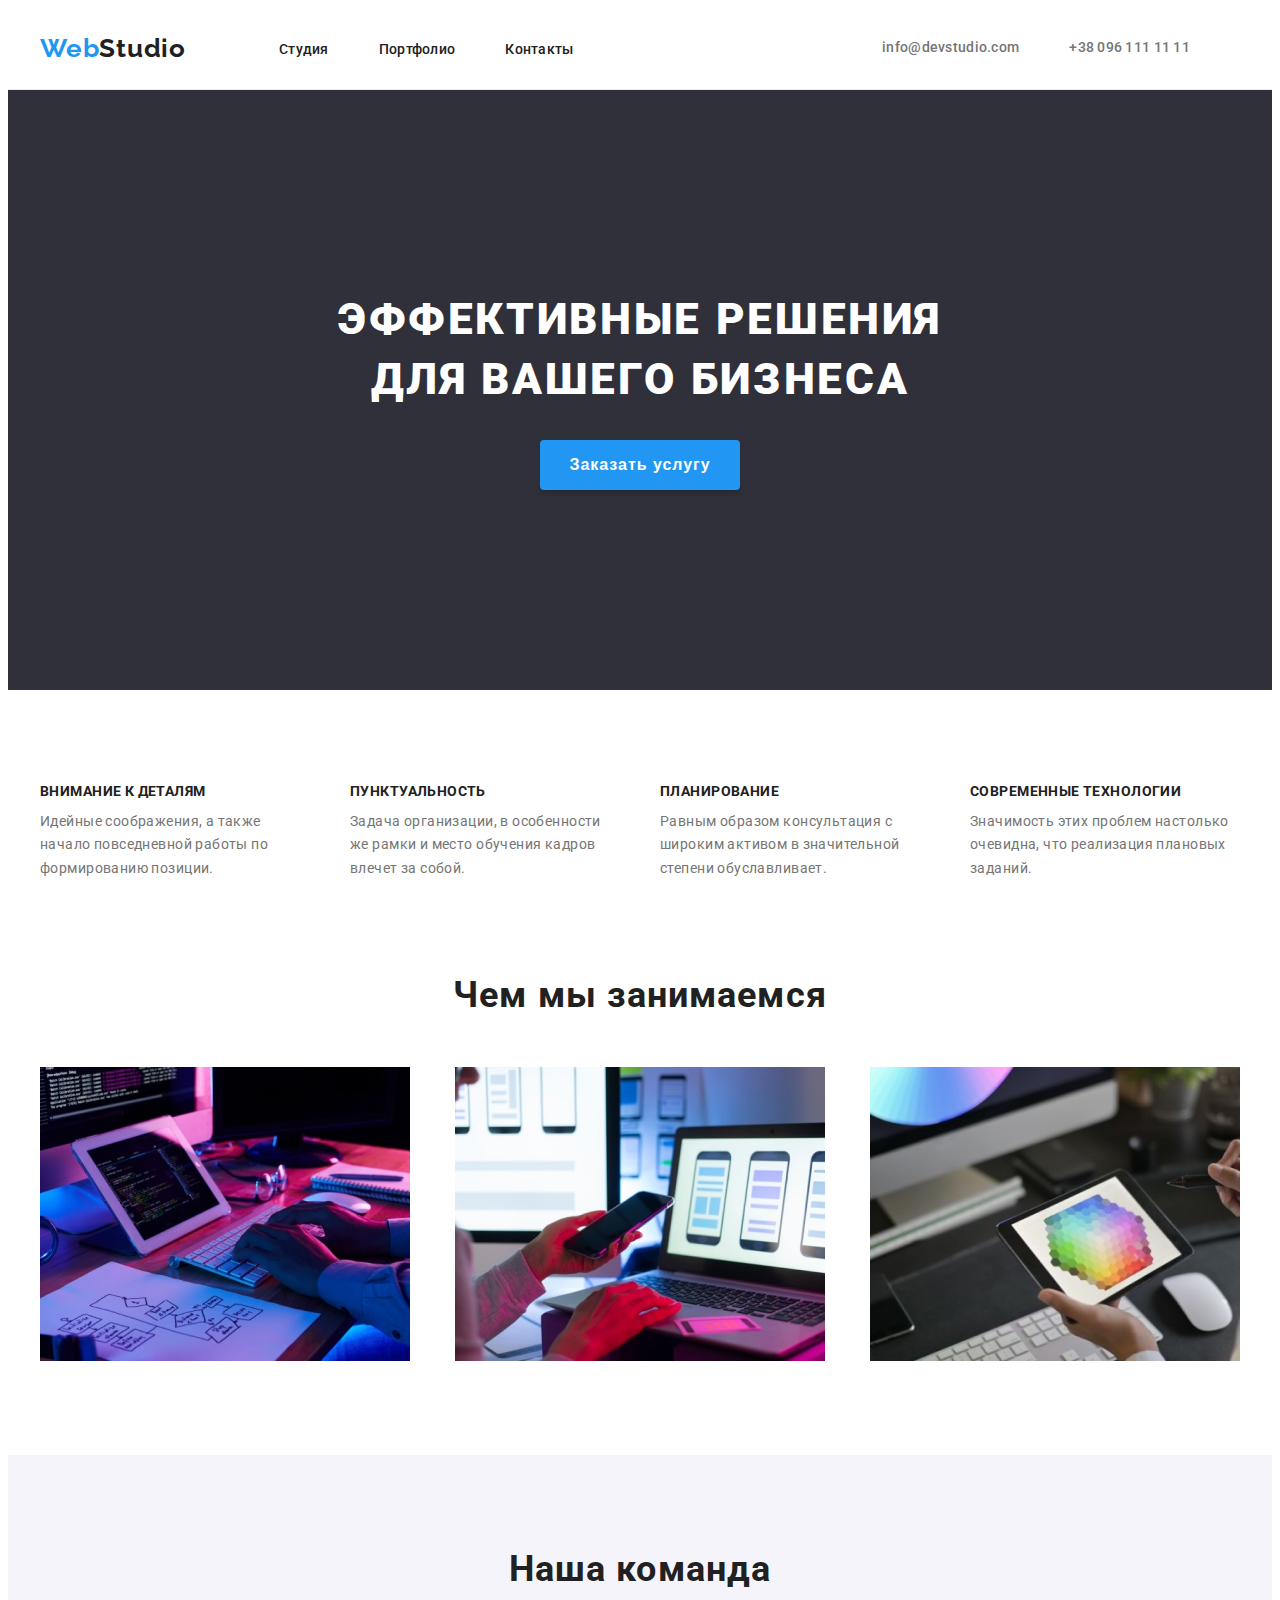
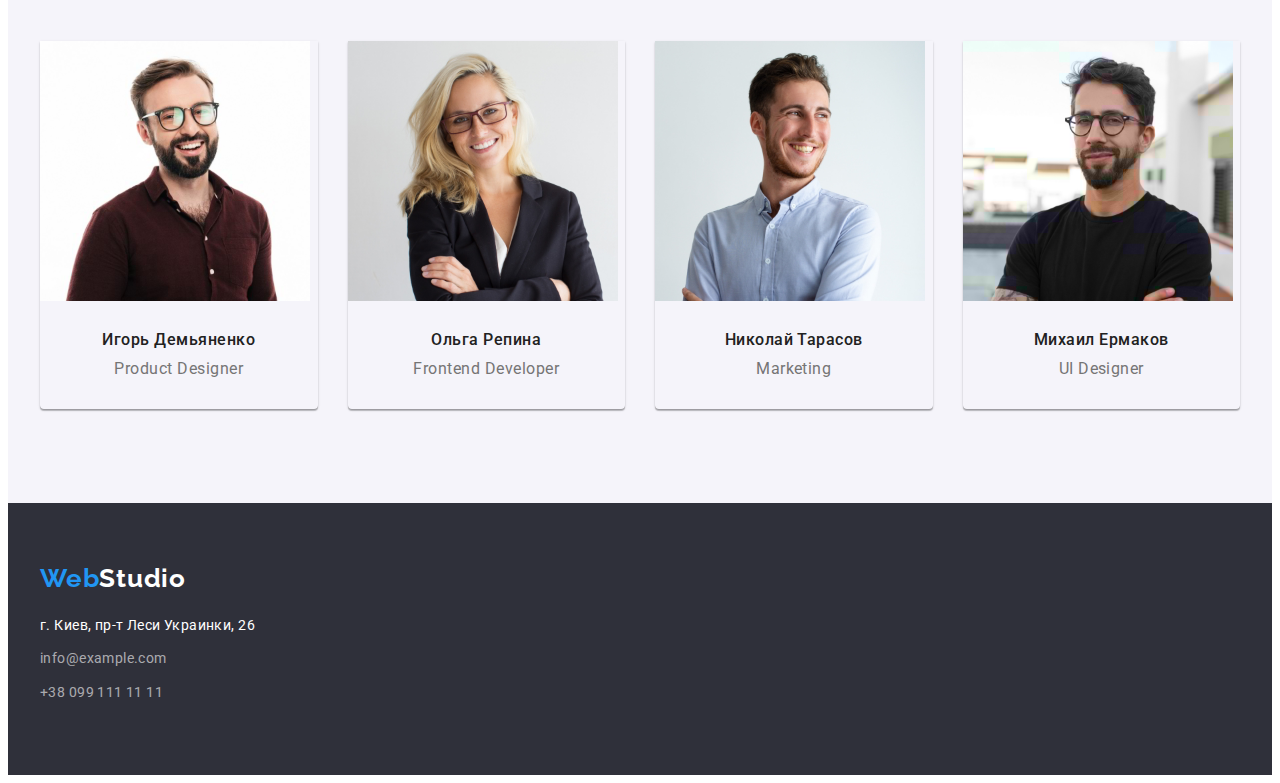
<file: index.html>
<!DOCTYPE html>
<html lang="ru">
  <head>
    <meta charset="UTF-8" />
    <meta http-equiv="X-UA-Compatible" content="IE=edge" />
    <meta name="viewport" content="width=device-width, initial-scale=1.0" />
    <title>WebStudio</title>
    <link rel="preconnect" href="https://fonts.googleapis.com" />
    <link rel="preconnect" href="https://fonts.gstatic.com" crossorigin />
    <link
      href="https://fonts.googleapis.com/css2?family=Raleway:wght@700&family=Roboto:wght@400;500;700;900&display=swap"
      rel="stylesheet"
    />
    <link
      rel="stylesheet"
      href="https://cdnjs.cloudflare.com/ajax/libs/modern-normalize/1.1.0/modern-normalize.min.css"
      integrity="sha512-wpPYUAdjBVSE4KJnH1VR1HeZfpl1ub8YT/NKx4PuQ5NmX2tKuGu6U/JRp5y+Y8XG2tV+wKQpNHVUX03MfMFn9Q=="
      crossorigin="anonymous"
      referrerpolicy="no-referrer"
    />
    <link rel="stylesheet" href="./css/style.css" />
  </head>

  <body>
    <!-- Header content -->
    <header class="header">
      <!-- Main nav -->
      <div class="container header-container">
        <nav class="header-nav">
          <a class="link logo logo-black" href="./index.html"
            ><span class="logo-span">Web</span>Studio</a
          >

          <ul class="list header-list">
            <li class="header-item">
              <a class="link header-link" href="./index.html">Студия</a>
            </li>
            <li class="header-item">
              <a class="link header-link" href="./portfolio.html">Портфолио</a>
            </li>
            <li class="header-item">
              <a class="link header-link" href="">Контакты</a>
            </li>
          </ul>
        </nav>

        <!-- Contacts -->
        <ul class="list header-contacts">
          <li class="header-item">
            <a class="link header-contacts" href="mailto:info@devstudio.com">info@devstudio.com</a>
          </li>
          <li class="header-item">
            <a class="link header-contacts" href="tel:+380961111111">+38 096 111 11 11</a>
          </li>
        </ul>
      </div>
    </header>

    <!-- Main content -->
    <main>
      <!-- Title -->
      <section class="hero">
        <div class="container hero-container">
          <h1 class="hero-title">Эффективные решения для вашего бизнеса</h1>
          <button class="hero-button">Заказать услугу</button>
        </div>
      </section>

      <!-- Features  -->
      <section class="features section">
        <div class="container">
          <ul class="list features-list">
            <li class="features-item">
              <h3 class="features-title">Внимание к деталям</h3>
              <p class="features-text">
                Идейные соображения, а также начало повседневной работы по формированию позиции.
              </p>
            </li>
            <li class="features-item">
              <h3 class="features-title">Пунктуальность</h3>
              <p class="features-text">
                Задача организации, в особенности же рамки и место обучения кадров влечет за собой.
              </p>
            </li>
            <li class="features-item">
              <h3 class="features-title">Планирование</h3>
              <p class="features-text">
                Равным образом консультация с широким активом в значительной степени обуславливает.
              </p>
            </li>
            <li class="features-item">
              <h3 class="features-title">Современные технологии</h3>
              <p class="features-text">
                Значимость этих проблем настолько очевидна, что реализация плановых заданий.
              </p>
            </li>
          </ul>
        </div>
      </section>

      <!-- Field of activity -->
      <section class="activity section">
        <div class="container activity-container">
          <h2 class="sub-title">Чем мы занимаемся</h2>
          <ul class="list activity-list">
            <li class="activity-item">
              <img src="./images/main-page/box1.jpg" alt="Планшет с клавиатурой" width="370" />
            </li>
            <li class="activity-item">
              <img src="./images/main-page/box2.jpg" alt="Смартфон с ноутбуком" width="370" />
            </li>
            <li class="activity-item">
              <img src="./images/main-page/box3.jpg" alt="Планшет" width="370" />
            </li>
          </ul>
        </div>
      </section>

      <!-- Our team-->
      <section class="team section">
        <div class="container">
          <h2 class="sub-title">Наша команда</h2>
          <ul class="list team-list">
            <li class="team-item">
              <img
                src="./images/main-page/person1.jpg"
                alt="Парень в красной рубашке"
                width="270"
              />
              <div class="team-title-container">
                <h3 class="team-title">Игорь Демьяненко</h3>
                <p class="team-text">Product Designer</p>
              </div>
            </li>
            <li class="team-item">
              <img
                src="./images/main-page/person2.jpg"
                alt="Девушка в черном пиджаке"
                width="270"
              />
              <div class="team-title-container">
                <h3 class="team-title">Ольга Репина</h3>
                <p class="team-text">Frontend Developer</p>
              </div>
            </li>
            <li class="team-item">
              <img
                src="./images/main-page/person3.jpg"
                alt="Парень в светлой рубашке"
                width="270"
              />
              <div class="team-title-container">
                <h3 class="team-title">Николай Тарасов</h3>
                <p class="team-text">Marketing</p>
              </div>
            </li>
            <li class="team-item">
              <img
                src="./images/main-page/person4.jpg"
                alt="Парень в черной футболке"
                width="270"
              />
              <div class="team-title-container">
                <h3 class="team-title">Михаил Ермаков</h3>
                <p class="team-text">UI Designer</p>
              </div>
            </li>
          </ul>
        </div>
      </section>
    </main>

    <!-- Footer content -->
    <footer class="footer footer-container">
      <div class="container">
        <a class="link logo logo-white" href="./index.html"
          ><span class="logo-span">Web</span>Studio</a
        >
        <address>
          <ul class="list address-list">
            <li class="address-item">
              <a
                class="link address-link"
                href="https://goo.gl/maps/nczX3HqXWw6fcAAx9"
                target="_blank"
                >г. Киев, пр-т Леси Украинки, 26</a
              >
            </li>
            <li class="address-item">
              <a class="link address-link mailtel-link" href="mailto:info@example.com"
                >info@example.com</a
              >
            </li>
            <li class="address-item">
              <a class="link address-link mailtel-link" href="tel:+380991111111"
                >+38 099 111 11 11</a
              >
            </li>
          </ul>
        </address>
      </div>
    </footer>
  </body>
</html>
</file>
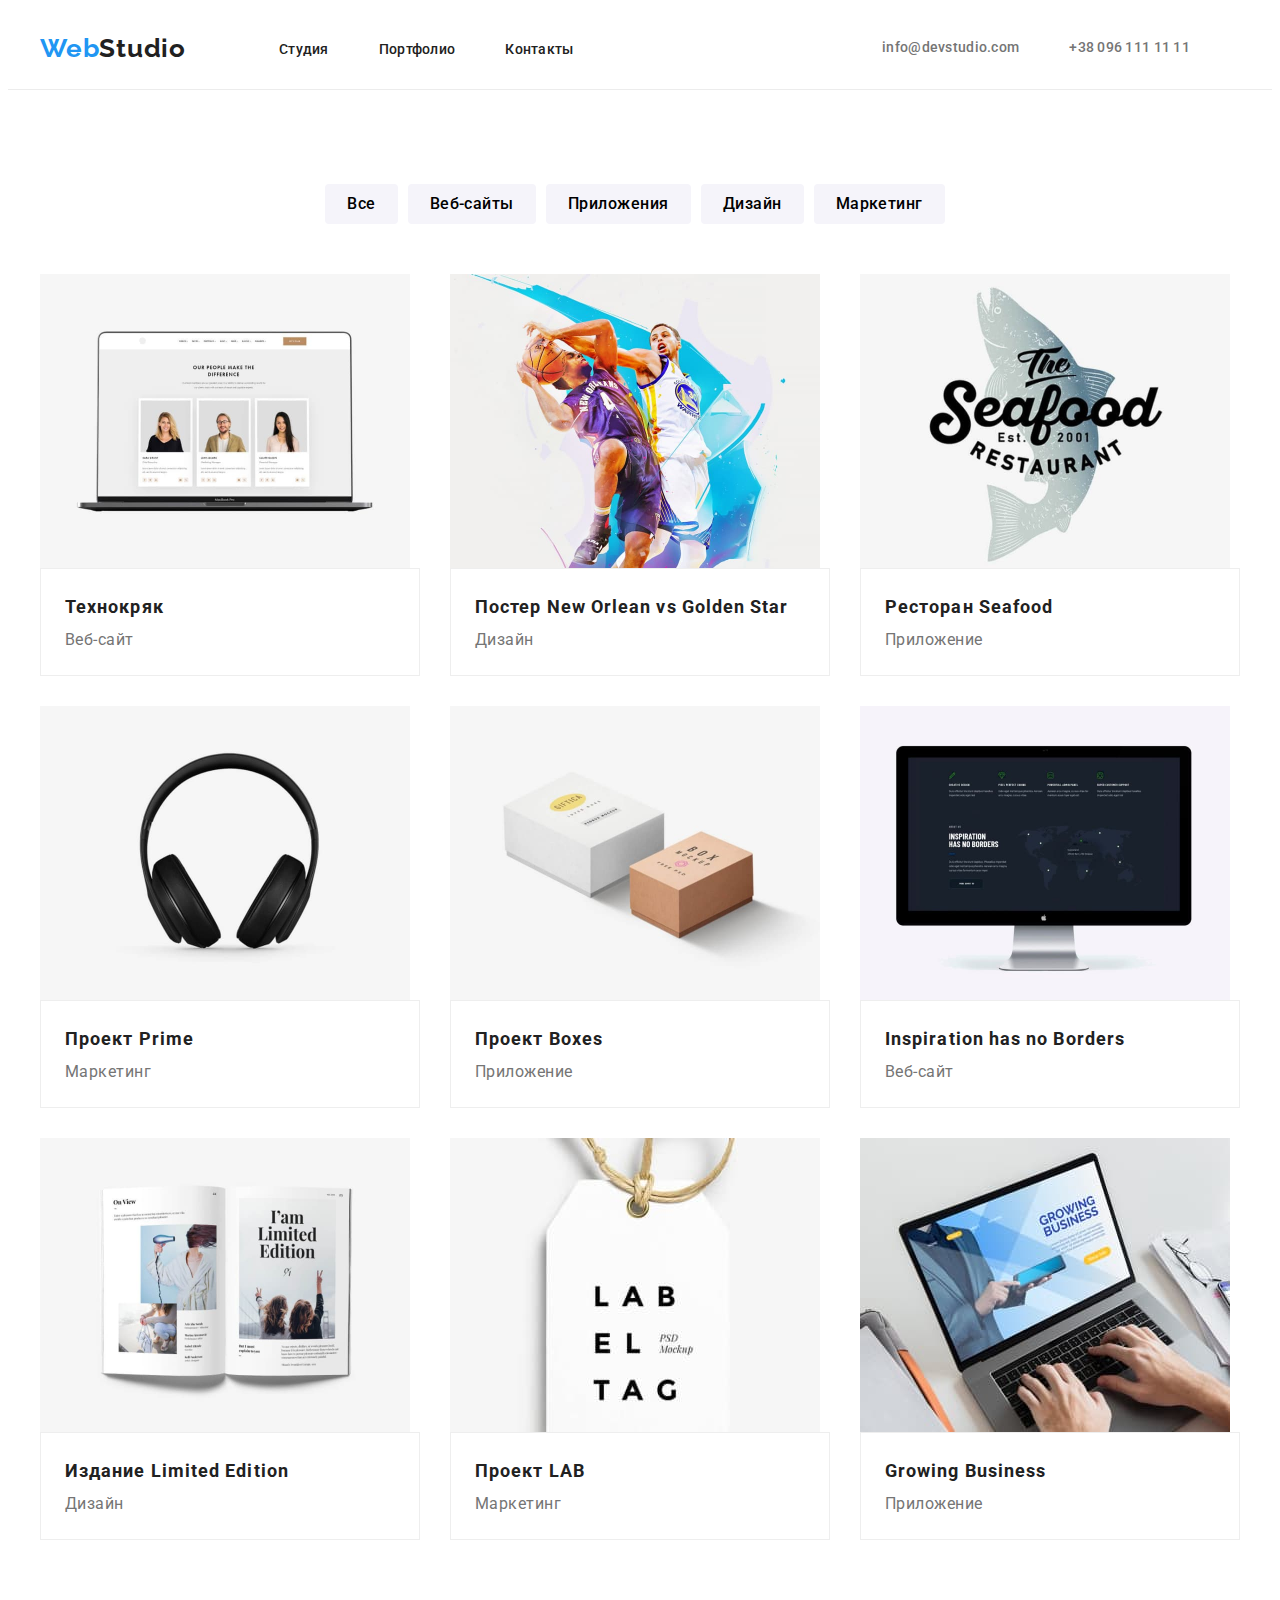
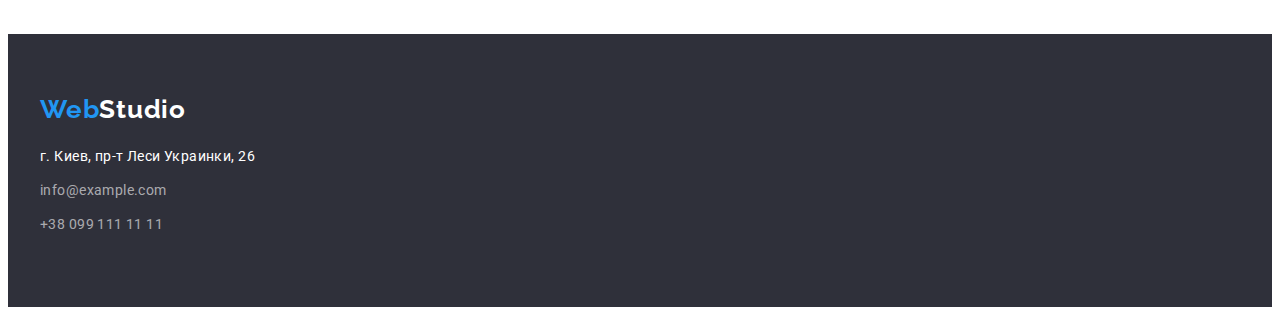
<file: portfolio.html>
<!DOCTYPE html>
<html lang="ru">
  <head>
    <meta charset="UTF-8" />
    <meta http-equiv="X-UA-Compatible" content="IE=edge" />
    <meta name="viewport" content="width=device-width, initial-scale=1.0" />
    <title>WebStudio</title>
    <link rel="preconnect" href="https://fonts.googleapis.com" />
    <link rel="preconnect" href="https://fonts.gstatic.com" crossorigin />
    <link
      href="https://fonts.googleapis.com/css2?family=Raleway:wght@700&family=Roboto:wght@400;500;700;900&display=swap"
      rel="stylesheet"
    />
    <link
      rel="stylesheet"
      href="https://cdnjs.cloudflare.com/ajax/libs/modern-normalize/1.1.0/modern-normalize.min.css"
      integrity="sha512-wpPYUAdjBVSE4KJnH1VR1HeZfpl1ub8YT/NKx4PuQ5NmX2tKuGu6U/JRp5y+Y8XG2tV+wKQpNHVUX03MfMFn9Q=="
      crossorigin="anonymous"
      referrerpolicy="no-referrer"
    />
    <link rel="stylesheet" href="./css/style.css" />
  </head>

  <body>
    <!-- Header content -->
    <header class="header">
      <!-- Main nav -->
      <div class="container header-container">
        <nav class="header-nav">
          <a class="link logo logo-black" href="./index.html"
            ><span class="logo-span">Web</span>Studio</a
          >

          <ul class="list header-list">
            <li class="header-item">
              <a class="link header-link" href="./index.html">Студия</a>
            </li>
            <li class="header-item">
              <a class="link header-link" href="./portfolio.html">Портфолио</a>
            </li>
            <li class="header-item">
              <a class="link header-link" href="">Контакты</a>
            </li>
          </ul>
        </nav>

        <!-- Contacts -->
        <ul class="list header-contacts">
          <li class="header-item">
            <a class="link header-contacts" href="mailto:info@devstudio.com">info@devstudio.com</a>
          </li>
          <li class="header-item">
            <a class="link header-contacts" href="tel:+380961111111">+38 096 111 11 11</a>
          </li>
        </ul>
      </div>
    </header>

    <!-- Main content -->
    <main>
      <section class="section">
        <!-- Filter content -->
        <div class="container">
          <ul class="list filter-list">
            <li class="filter-item">
              <button type="button" class="filter-button">Все</button>
            </li>
            <li class="filter-item">
              <button type="button" class="filter-button">Веб-сайты</button>
            </li>
            <li class="filter-item">
              <button type="button" class="filter-button">Приложения</button>
            </li>
            <li class="filter-item">
              <button type="button" class="filter-button">Дизайн</button>
            </li>
            <li class="filter-item">
              <button type="button" class="filter-button">Маркетинг</button>
            </li>
          </ul>

          <!-- Portfolio content -->
          <ul class="list portfolio-list">
            <li class="portfolio-item">
              <img src="./images/portfolio/laptop.jpg" alt="Ноутбук" width="370" />
              <div class="all-text">
                <h3 class="portfolio-title">Технокряк</h3>
                <p class="portfolio-text">Веб-сайт</p>
              </div>
            </li>
            <li class="portfolio-item">
              <img src="./images/portfolio/basketball.jpg" alt="Баскетбол" width="370" />
              <div class="all-text">
                <h3 class="portfolio-title">Постер New Orlean vs Golden Star</h3>
                <p class="portfolio-text">Дизайн</p>
              </div>
            </li>
            <li class="portfolio-item">
              <img src="./images/portfolio/fish.jpg" alt="Логотип (рыба)" width="370" />
              <div class="all-text">
                <h3 class="portfolio-title">Ресторан Seafood</h3>
                <p class="portfolio-text">Приложение</p>
              </div>
            </li>
            <li class="portfolio-item">
              <img src="./images/portfolio/headset.jpg" alt="Наушники" width="370" />
              <div class="all-text">
                <h3 class="portfolio-title">Проект Prime</h3>
                <p class="portfolio-text">Маркетинг</p>
              </div>
            </li>

            <li class="portfolio-item">
              <img src="./images/portfolio/boxes.jpg" alt="Коробки" width="370" />
              <div class="all-text">
                <h3 class="portfolio-title">Проект Boxes</h3>
                <p class="portfolio-text">Приложение</p>
              </div>
            </li>
            <li class="portfolio-item">
              <img src="./images/portfolio/monitor.jpg" alt="Монитор" width="370" />
              <div class="all-text">
                <h3 class="portfolio-title">Inspiration has no Borders</h3>
                <p class="portfolio-text">Веб-сайт</p>
              </div>
            </li>
            <li class="portfolio-item">
              <img src="./images/portfolio/magazine.jpg" alt="Журнал" width="370" />
              <div class="all-text">
                <h3 class="portfolio-title">Издание Limited Edition</h3>
                <p class="portfolio-text">Дизайн</p>
              </div>
            </li>
            <li class="portfolio-item">
              <img src="./images/portfolio/tag.jpg" alt="Бирка" width="370" />
              <div class="all-text">
                <h3 class="portfolio-title">Проект LAB</h3>
                <p class="portfolio-text">Маркетинг</p>
              </div>
            </li>
            <li class="portfolio-item">
              <img src="./images/portfolio/miniLaptop.jpg" alt="Нетбук" width="370" />
              <div class="all-text">
                <h3 class="portfolio-title">Growing Business</h3>
                <p class="portfolio-text">Приложение</p>
              </div>
            </li>
          </ul>
        </div>
      </section>
    </main>

    <!-- Footer content -->
    <footer class="footer footer-container">
      <div class="container">
        <a class="link logo logo-white" href="./index.html"
          ><span class="logo-span">Web</span>Studio</a
        >
        <address>
          <ul class="list address-list">
            <li class="address-item">
              <a
                class="link address-link"
                href="https://goo.gl/maps/nczX3HqXWw6fcAAx9"
                target="_blank"
                >г. Киев, пр-т Леси Украинки, 26</a
              >
            </li>
            <li class="address-item">
              <a class="link address-link mailtel-link" href="mailto:info@example.com"
                >info@example.com</a
              >
            </li>
            <li class="address-item">
              <a class="link address-link mailtel-link" href="tel:+380991111111"
                >+38 099 111 11 11</a
              >
            </li>
          </ul>
        </address>
      </div>
    </footer>
  </body>
</html>
</file>
<file: css/style.css>
/*-------------Common variables-------------*/
:root {
  --background-color: #2f303a;
  --logo-header-color: #000000;
  --main-title-color: #ffffff;
  --accent-text-color: #2196f3;
  --first-text-color: #212121;
  --second-text-color: #757575;
  --addres-text-color: rgba(255, 255, 255, 0.6);
  --footer-logo-color: #ffffff;
  --button-main-color: #f5f4fa;
}

/*-------------Reset styles-------------*/
p,
h1,
h2,
h3,
h4,
h5,
h6 {
  margin: 0;
}

ul {
  margin: 0;
  padding: 0;
}

img {
  display: block;
  max-width: 100%;
}

button {
  cursor: pointer;
}

.container {
  width: 1200px;
  padding-left: 15px;
  padding-right: 15px;
  margin: 0 auto;
}

/*-------------General style-------------*/
body {
  font-family: Roboto, sans-serif;
  color: var(--first-text-color);
}

.list {
  list-style: none;
}

.link {
  text-decoration: none;
}

.section {
  padding-top: 94px;
  padding-bottom: 94px;
}

/*-------------Header content-------------*/
.header {
  padding: 25px 0 25px 0;
  border-bottom: 1px solid #ececec;
}

.header-container {
  display: flex;
  align-items: center;
}

.header-nav {
  display: flex;
  align-items: center;
}

.logo {
  font-family: Raleway;
  font-weight: 700;
  font-size: 26px;
  line-height: 1.19;
  letter-spacing: 0.03em;
}

.logo .logo-span {
  color: var(--accent-text-color);
}
.logo-black {
  color: var(--first-text-color);
  margin-right: 93px;
}

.logo-white {
  color: var(--main-title-color);
}

.header-list {
  display: flex;
}

.header-item:not(last-child) {
  margin-right: 50px;
}

.header-link {
  font-weight: 500;
  font-size: 14px;
  line-height: 1.14;
  letter-spacing: 0.02em;
  color: var(--first-text-color);
}

.header-link:hover,
.header-link:focus {
  color: var(--accent-text-color);
}

.header-contacts {
  font-weight: 500;
  font-size: 14px;
  line-height: 1.14;
  letter-spacing: 0.02em;
  color: var(--second-text-color);
  display: flex;
  margin-left: auto;
}

.header-contacts:hover,
.header-contacts:focus {
  color: var(--accent-text-color);
}

/*----------------Main content----------------*/
/*-------------Title content-------------*/
.hero {
  background-color: var(--background-color);
  padding: 200px 0 200px 0;
}

.hero-container {
  width: 700px;
}

.hero-title {
  font-weight: 900;
  font-size: 44px;
  line-height: 1.36;
  letter-spacing: 0.06em;
  text-transform: uppercase;
  margin-bottom: 30px;
  color: var(--main-title-color);
  text-align: center;
}

.hero-button {
  font-weight: 700;
  font-size: 16px;
  line-height: 1.875;
  letter-spacing: 0.06em;
  border: 0;
  color: var(--main-title-color);
  background: var(--accent-text-color);
  box-shadow: 0px 4px 4px rgba(0, 0, 0, 0.15);
  border-radius: 4px;
  width: 200px;
  height: 50px;
  display: block;
  margin: 0 auto;
}

/*-------------Features content-------------*/
.features-list {
  display: flex;
  justify-content: space-between;
}

.features-item {
  width: 270px;
}

.features-title {
  font-weight: 700;
  font-size: 14px;
  line-height: 1.14;
  letter-spacing: 0.03em;
  text-transform: uppercase;
}

.features-text {
  font-size: 14px;
  line-height: 1.71;
  letter-spacing: 0.03em;
  color: var(--second-text-color);
  margin-top: 10px;
}

.sub-title {
  font-weight: 700;
  font-size: 36px;
  line-height: 1.16;
  letter-spacing: 0.03em;
  text-align: center;
  margin-bottom: 50px;
}

/*-------------Activity content-------------*/
.activity {
  padding-top: 0px;
}

.activity-list {
  display: flex;
  justify-content: space-between;
}

/*-------------Our team content-------------*/
.team {
  background: var(--button-main-color);
}

.team-list {
  display: flex;
  flex-wrap: wrap;
  margin-left: -30px;
}

.team-item {
  flex-basis: calc(100% / 4 - 30px);
  margin-left: 30px;
}

.team-title-container {
  padding-top: 30px;
  padding-bottom: 30px;
}

.team-title {
  font-weight: 500;
  font-size: 16px;
  line-height: 1.18;
  letter-spacing: 0.03em;
  text-align: center;
  margin-bottom: 10px;
}

.team-item {
  box-shadow: 0px 1px 3px rgba(0, 0, 0, 0.12), 0px 1px 1px rgba(0, 0, 0, 0.14),
    0px 2px 1px rgba(0, 0, 0, 0.2);
  border-radius: 0px 0px 4px 4px;
}

.team-text {
  font-size: 16px;
  line-height: 1.18;
  letter-spacing: 0.03em;
  text-align: center;
  color: var(--second-text-color);
}

/*-------------Footer content-------------*/
.footer {
  background: var(--background-color);
}

.footer-container {
  padding-top: 60px;
  padding-bottom: 60px;
}

.address-link {
  font-style: normal;
  font-size: 14px;
  line-height: 1.71;
  letter-spacing: 0.03em;
  color: var(--footer-logo-color);
}

.address-list {
  margin-top: 20px;
}

.address-item {
  margin-bottom: 10px;
}

.mailtel-link {
  color: var(--addres-text-color);
}

/*-------------Portfolio-------------*/
/*-------------Filter content-------------*/
.filter-list {
  display: flex;
  justify-content: center;
  margin-bottom: 50px;
}
.filter-item {
  margin-right: 10px;
}

.filter-button {
  font-family: inherit;
  font-weight: 500;
  font-size: 16px;
  line-height: 1.62;
  letter-spacing: 0.03em;
  border: 0;
  border-radius: 4px;
  height: 40px;
  background: var(--button-main-color);
  padding: 6px 22px;
}

.filter-button:hover,
.filter-button:focus {
  background: var(--accent-text-color);
  color: var(--main-title-color);
  box-shadow: 0px 3px 1px rgba(0, 0, 0, 0.1), 0px 1px 2px rgba(0, 0, 0, 0.08),
    0px 2px 2px rgba(0, 0, 0, 0.12);
}

.portfolio-list {
  display: flex;
  flex-wrap: wrap;
  margin-left: -30px;
  margin-bottom: -30px;
}

.portfolio-item {
  flex-basis: calc(100% / 3 - 30px);
  margin-left: 30px;
  margin-bottom: 30px;
}

.all-text {
  padding: 20px 24px;
  border: 1px solid #eeeeee;
}

.portfolio-title {
  font-weight: 700;
  font-size: 18px;
  line-height: 2;
  letter-spacing: 0.06em;
}

.portfolio-text {
  font-size: 16px;
  line-height: 1.875;
  letter-spacing: 0.03em;
  color: var(--second-text-color);
}
</file>
